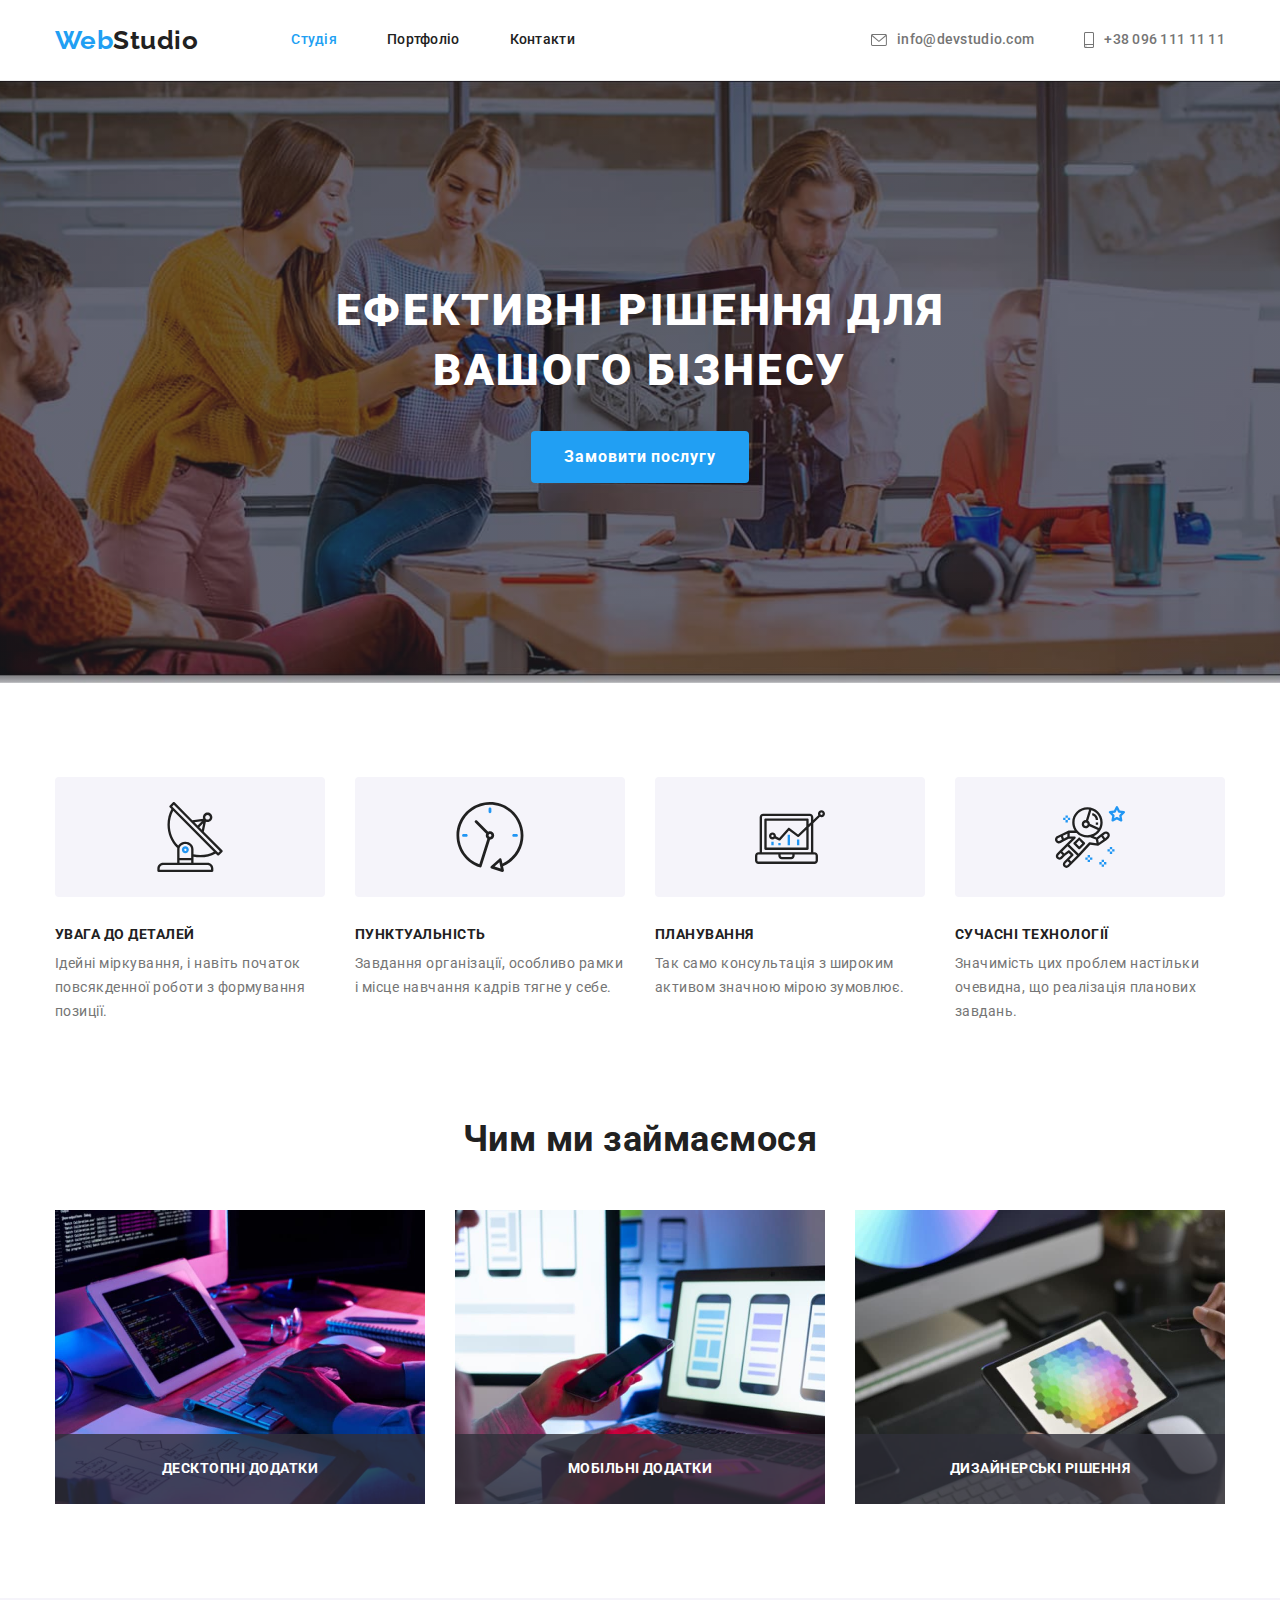
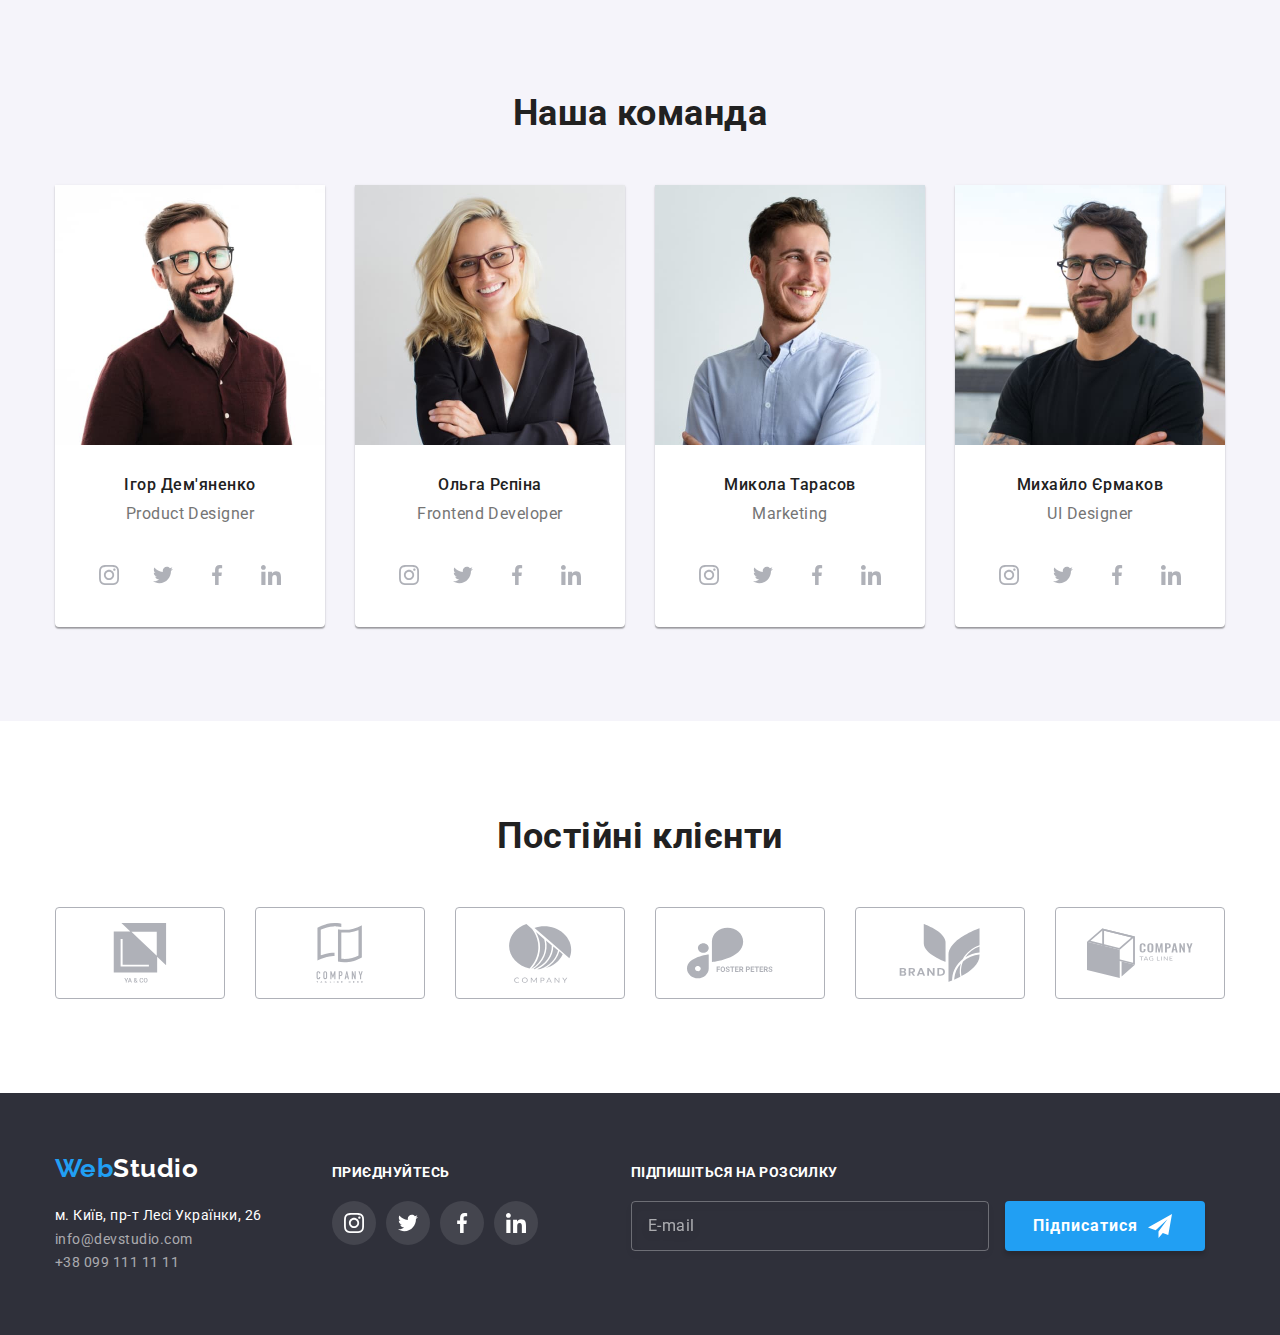
<file: index.html>
<!DOCTYPE html>
<html lang="uk">
  <head>
    <meta charset="UTF-8" />
    <meta http-equiv="X-UA-Compatible" content="IE=edge" />
    <meta name="viewport" content="width=device-width, initial-scale=1.0" />
    <title>Document</title>
    <link
      href="https://fonts.googleapis.com/css2?family=Raleway:wght@700&family=Roboto:wght@400;500;700;900&display=swap"
      rel="stylesheet"
    />
    <link
      rel="stylesheet"
      href="https://cdnjs.cloudflare.com/ajax/libs/modern-normalize/1.1.0/modern-normalize.min.css"
    />

    <link rel="stylesheet" href="./css/main.min.css" />
  </head>

  <body class="body">
    <header class="header">
      <div class="container main-nav">
        <nav class="navigation">
          <a href="./index.html" lang="en" class="logo"
            >Web<span class="logo-header">Studio</span></a
          >
          <ul class="site-nav list">
            <li class="item">
              <a href="./index.html" class="link current">Студія</a>
            </li>
            <li class="item">
              <a href="./portfolio.html" class="link">Портфоліо</a>
            </li>
            <li class="item"><a href="#" class="link">Контакти</a></li>
          </ul>
        </nav>
        <ul class="auth-nav list">
          <li class="mail-item item">
            <a class="link" href="mailto:info@devstudio.com">
              <svg class="mail-icon" width="16" height="12">
                <use href="./images/symbol-defs.svg#icon-envelope"></use>
              </svg>
              info@devstudio.com</a
            >
          </li>
          <li class="smartphone-item item">
            <a class="link" href="tel:+380961111111">
              <svg class="smartphone-icon" width="10" height="16">
                <use href="./images/symbol-defs.svg#icon-smartphone"></use>
              </svg>
              +38 096 111 11 11</a
            >
          </li>
        </ul>
      </div>
    </header>
    <main>
      <!--Секція герой-->

      <section class="hero section overlay">
        <h1 class="hero__title">Ефективні рішення для вашого бізнесу</h1>
        <button type="button" class="hero__button" data-modal-open>Замовити послугу</button>
      </section>
      

      <section class="benefits section">
        <div class="container">
          <h2 class="visually-hidden">Наші переваги</h2>
          <ul class="benefits__list list">
            <li class="benefits__item">
              <div class="benefits__background">
                <svg class="benefits__icon" height="70" width="70">
                  <use href="./images/symbol-defs.svg#icon-antenna"></use>
                </svg>
              </div>
              <h3 class="benefits__caption">Увага до деталей</h3>
              <p class="benefits__text">
                Ідейні міркування, і навіть початок повсякденної роботи з
                формування позиції.
              </p>
            </li>
            <li class="benefits__item">
              <div class="benefits__background">
                <svg class="benefits__icon" height="70" width="70">
                  <use href="./images/symbol-defs.svg#icon-clock"></use>
                </svg>
              </div>
              <h3 class="benefits__caption">Пунктуальність</h3>
              <p class="benefits__text">
                Завдання організації, особливо рамки і місце навчання кадрів
                тягне у себе.
              </p>
            </li>
            <li class="benefits__item">
              <div class="benefits__background">
                <svg class="benefits__icon" height="70" width="70">
                  <use href="./images/symbol-defs.svg#icon-diagram"></use>
                </svg>
              </div>
              <h3 class="benefits__caption">Планування</h3>
              <p class="benefits__text">
                Так само консультація з широким активом значною мірою зумовлює.
              </p>
            </li>

            <li class="benefits__item">
              <div class="benefits__background">
                <svg class="benefits__icon" height="70" width="70">
                  <use href="./images/symbol-defs.svg#icon-astronaut"></use>
                </svg>
              </div>
              <h3 class="benefits__caption">Сучасні технології</h3>
              <p class="benefits__text">
                Значимість цих проблем настільки очевидна, що реалізація
                планових завдань.
              </p>
            </li>
          </ul>
        </div>
      </section>

      <section class="feature section">
        <div class="container">
          <h2 class="feature-title">Чим ми займаємося</h2>

          <ul class="list">
            <li class="item">
              <div class="cover-text"><img
                src="./images/img1.jpg"
                alt="Працівник пише код на комп'ютері."
                width="370"
              />
              <p class="top-text">Десктопні додатки</p>
            </div>
            </li>
            <li class="item">
              <div class="cover-text"><img
                src="./images/img2.jpg"
                alt="Працівник займаться мобільним програмуванням."
                width="370"
              />
              <p class="top-text">Мобільні додатки</p></div>    
            </li>
            <li class="item">
              <div class="cover-text"><img
                src="./images/img3.jpg"
                alt="Працівник вибирає колір на палітрі кольорів."
                width="370"
              />
              <p class="top-text">Дизайнерські рішення</p></div>
            </li>
          </ul>
        </div>
      </section>

      <section class="team section">
        <div class="container">
          <h2 class="team-title">Наша команда</h2>
          <ul class="list">
            <li class="card">
              <img
                class="photo"
                src="./images/ihord.jpg"
                width="270"
                alt="Ігор Дем'яненко"
              />
              <h3 class="title">Ігор Дем'яненко</h3>
              <p lang="en" class="text">Product Designer</p>

              <ul class="social-link-list list">
                <li class="social-link-item">
                  <a class="social-link link" href="">
                    <svg class="social-link-icon" width="20" height="20">
                      <use href="./images/symbol-defs.svg#icon-instagram"></use>
                    </svg>
                  </a>
                </li>
                <li class="social-link-item">
                  <a class="social-link link" href="">
                    <svg class="social-link-icon" width="20" height="20">
                      <use href="./images/symbol-defs.svg#icon-twitter"></use>
                    </svg>
                  </a>
                </li>
                <li class="social-link-item">
                  <a class="social-link link" href="">
                    <svg class="social-link-icon" width="20" height="20">
                      <use href="./images/symbol-defs.svg#icon-facebook"></use>
                    </svg>
                  </a>
                </li>
                <li class="social-link-item">
                  <a class="social-link link" href="">
                    <svg class="social-link-icon" width="20" height="20">
                      <use href="./images/symbol-defs.svg#icon-linkedin"></use>
                    </svg>
                  </a>
                </li>
              </ul>
            </li>
            <li class="card">
              <img
                class="photo"
                src="./images/olharep.jpg"
                width="270"
                alt="Ольга Рєпіна"
              />
              <h3 class="title">Ольга Рєпіна</h3>
              <p lang="en" class="text">Frontend Developer</p>
              <ul class="social-link-list list">
                <li class="social-link-item">
                  <a class="social-link link" href="">
                    <svg class="social-link-icon" width="20" height="20">
                      <use href="./images/symbol-defs.svg#icon-instagram"></use>
                    </svg>
                  </a>
                </li>
                <li class="social-link-item">
                  <a class="social-link link" href="">
                    <svg class="social-link-icon" width="20" height="20">
                      <use href="./images/symbol-defs.svg#icon-twitter"></use>
                    </svg>
                  </a>
                </li>
                <li class="social-link-item">
                  <a class="social-link link" href="">
                    <svg class="social-link-icon" width="20" height="20">
                      <use href="./images/symbol-defs.svg#icon-facebook"></use>
                    </svg>
                  </a>
                </li>
                <li class="social-link-item">
                  <a class="social-link link" href="">
                    <svg class="social-link-icon" width="20" height="20">
                      <use href="./images/symbol-defs.svg#icon-linkedin"></use>
                    </svg>
                  </a>
                </li>
              </ul>
            </li>
            <li class="card">
              <img
                class="photo"
                src="./images/mykolatarasov.jpg"
                width="270"
                alt="Микола Тарасов"
              />
              <h3 class="title">Микола Тарасов</h3>
              <p lang="en" class="text">Marketing</p>
              <ul class="social-link-list list">
                <li class="social-link-item">
                  <a class="social-link link" href="">
                    <svg class="social-link-icon" width="20" height="20">
                      <use href="./images/symbol-defs.svg#icon-instagram"></use>
                    </svg>
                  </a>
                </li>
                <li class="social-link-item">
                  <a class="social-link link" href="">
                    <svg class="social-link-icon" width="20" height="20">
                      <use href="./images/symbol-defs.svg#icon-twitter"></use>
                    </svg>
                  </a>
                </li>
                <li class="social-link-item">
                  <a class="social-link link" href="">
                    <svg class="social-link-icon" width="20" height="20">
                      <use href="./images/symbol-defs.svg#icon-facebook"></use>
                    </svg>
                  </a>
                </li>
                <li class="social-link-item">
                  <a class="social-link link" href="">
                    <svg class="social-link-icon" width="20" height="20">
                      <use href="./images/symbol-defs.svg#icon-linkedin"></use>
                    </svg>
                  </a>
                </li>
              </ul>
            </li>
            <li class="card">
              <img
                class="photo"
                src="./images/myhailojerm.jpg"
                width="270"
                alt="Михайло Єрмаков"
              />
              <h3 class="title">Михайло Єрмаков</h3>
              <p lang="en" class="text">UI Designer</p>
              <ul class="social-link-list list">
                
                <li class="social-link-item">
                  <a class="social-link link" href="">
                    <svg class="social-link-icon" width="20" height="20">
                      <use href="./images/symbol-defs.svg#icon-instagram"></use>
                    </svg>
                  </a>
                </li>
                <li class="social-link-item">
                  <a class="social-link link" href="">
                    <svg class="social-link-icon" width="20" height="20">
                      <use href="./images/symbol-defs.svg#icon-twitter"></use>
                    </svg>
                  </a>
                </li>
                <li class="social-link-item">
                  <a class="social-link link" href="">
                    <svg class="social-link-icon" width="20" height="20">
                      <use href="./images/symbol-defs.svg#icon-facebook"></use>
                    </svg>
                  </a>
                </li>
                <li class="social-link-item">
                  <a class="social-link link" href="">
                    <svg class="social-link-icon" width="20" height="20">
                      <use href="./images/symbol-defs.svg#icon-linkedin"></use>
                    </svg>
                  </a>
                </li>
              </ul>
            </li>
          </ul>
        </div>
      </section>

      <section class="clients section">
        <div class="container">
          <h2 class="clients__title" lang="uk">Постійні клієнти</h2>
          <ul class="clients__list list">
            <li class="clients__item">
              <a
                class="clients__link"
                href=""
                target="_blank"
                rel="noopener noreferrer"
              >
                <svg class="clients__icon" width="106" height="60">
                  <use href="./images/symbol-defs.svg#icon-group"></use>
                </svg>
              </a>
            </li>
            <li class="clients__item">
              <a
                class="clients__link"
                href=""
                target="_blank"
                rel="noopener noreferrer"
              >
                <svg class="clients__icon" width="106" height="60">
                  <use href="./images/symbol-defs.svg#icon-group1"></use>
                </svg>
              </a>
            </li>
            <li class="clients__item">
              <a
                class="clients__link"
                href=""
                target="_blank"
                rel="noopener noreferrer"
              >
                <svg class="clients__icon" width="106" height="60">
                  <use href="./images/symbol-defs.svg#icon-group2"></use>
                </svg>
              </a>
            </li>
            <li class="clients__item">
              <a
                class="clients__link"
                href=""
                target="_blank"
                rel="noopener noreferrer"
              >
                <svg class="clients__icon" width="106" height="60">
                  <use href="./images/symbol-defs.svg#icon-group3"></use>
                </svg>
              </a>
            </li>
            <li class="clients__item">
              <a
                class="clients__link"
                href=""
                target="_blank"
                rel="noopener noreferrer"
              >
                <svg class="clients__icon" width="106" height="60">
                  <use href="./images/symbol-defs.svg#icon-group4"></use>
                </svg>
              </a>
            </li>
            <li class="clients__item">
              <a
                class="clients__link"
                href=""
                target="_blank"
                rel="noopener noreferrer"
              >
                <svg class="clients__icon" width="106" height="60">
                  <use href="./images/symbol-defs.svg#icon-group5"></use>
                </svg>
              </a>
            </li>
          </ul>
        </div>
      </section>
    </main>

    <footer class="footer">
      <div class="container footer-wrapper">
        <div class="footer-container">
          <h2 class="section-title" hidden>Наші контакти</h2>
          <a href="./index.html" lang="en" class="logo"
            >Web<span class="logo-footer">Studio</span></a
          >
          <address class="adress">
            <ul class="list">
              <li class="item">
                <a
                  class="street"
                  href="https://goo.gl/maps/CPtrU1FHBa2aNyZL9"
                  target="_blank"
                  rel="noopener noreferrer nofollow"
                  >м. Київ, пр-т Лесі Українки, 26</a
                >
              </li>
              <li class="item">
                <a
                  class="contacts"
                  href="mailto:info@example.com"
                  target="_blank"
                  rel="noopener noreferrer nofollow"
                  lang="en"
                  >info@devstudio.com</a
                >
              </li>
              <li class="item">
                <a
                  class="contacts"
                  href="tel:+380991111111"
                  target="_blank"
                  rel="noopener noreferrer nofollow"
                  >+38 099 111 11 11</a
                >
              </li>
            </ul>
          </address>
        </div>
        <div class="action">
          <p class="action-title">Приєднуйтесь</p>
          <ul class="action-list list">
            <li class="action-item">
              <a
                class="action-link"
                href=""
                target="_blank"
                rel="noopener noreferrer"
              >
                <svg class="action-icon" height="20" width="20">
                  <use href="./images/symbol-defs.svg#icon-instagram"></use>
                </svg>
              </a>
            </li>
            <li class="action-item">
              <a
                class="action-link"
                href=""
                target="_blank"
                rel="noopener noreferrer"
              >
                <svg class="action-icon" height="20" width="20">
                  <use href="./images/symbol-defs.svg#icon-twitter"></use>
                </svg>
              </a>
            </li>
            <li class="action-item">
              <a
                class="action-link"
                href=""
                target="_blank"
                rel="noopener noreferrer"
              >
                <svg class="action-icon" height="20" width="20">
                  <use href="./images/symbol-defs.svg#icon-facebook"></use>
                </svg>
              </a>
            </li>
            <li class="action-item">
              <a
                class="action-link"
                href=""
                target="_blank"
                rel="noopener noreferrer"
              >
                <svg class="action-icon" height="20" width="20">
                  <use href="./images/symbol-defs.svg#icon-linkedin"></use>
                </svg>
              </a>
            </li>
          </ul>
        </div>
        <div class="form-subscribe">
          <p class="footer-form-text">Підпишіться на розсилку</p>
          <form class="footer-form">
              <input type="email" class="footer-email-input" name="footer-email" placeholder="E-mail" required>
            <button type="submit" class="input-btn">Підписатися
              <svg class="footer-subscribe-icon" width="24" height="24">
                <use href="./images/symbol-defs.svg#icon-send"></use>
              </svg>
            </button>
          </form>
        </div>
      </div>
    </footer>

    <div class="backdrop is-hidden" data-modal>
      <div class="modal">
        <button type="button" class="modal-btn" data-modal-close>
          <svg class="modal-close-icon" width="18" height="18">
            <use href="./images/symbol-defs.svg#icon-close-black">
            </use>
          </svg>
        </button>
        <p class="modal-title">Залиште свої дані, ми вам передзвонимо</p>
        <form class="form">
          <label class="modal-label">
            <span class="input-wrap">
              <span class="modal-label-text">Ім'я</span>
            <input type="text" class="modal-input"name="user-name" required>
            <svg class="modal-input-icon" width="18" height="18">
              <use href="./images/symbol-defs.svg#icon-person-input"></use>
            </svg>
            </span>
            
          </label>
          <label class="modal-label">
            <span class="input-wrap">
              <span class="modal-label-text">Телефон</span>
            <input type="tel" class="modal-input"name="user-phone" required>
            <svg class="modal-input-icon" width="18" height="18">
              <use href="./images/symbol-defs.svg#icon-phone-input"></use>
            </svg>
            </span>
            
          </label>
          <label class="modal-label">
            <span class="input-wrap">
              <span class="modal-label-text">Пошта</span>
            <input type="email" class="modal-input"name="user-email" required>
            <svg class="modal-input-icon" width="18" height="18">
              <use href="./images/symbol-defs.svg#icon-email-input"></use>
            </svg>
            </span>
          </label>
          <label class="modal-label">
            <span class="modal-label-text">Коментар</span>
            <textarea name="user-text" placeholder="Введіть текст" class="modal-comment"></textarea>

            <input type="checkbox" class="input-check visually-hidden" name="policy" value="true" id="privacy">
            <label for="privacy" class="check-text">
              <span class="check-wrap">
                <svg class="check-icon" width="16" height="15">
                <use href="./images/symbol-defs.svg#icon-check"></use>
              </svg>
            </span>Погоджуюся з розсилкою та приймаю<span class="accent-check-text"> Умови договору </span></label>
          </label>

          <button type="submit" class="modal-submit-btn">Відправити</button>
        </form>
      </div>
    </div>
    <script src="./js/modal.js"></script>
  </body>
</html>
</file>
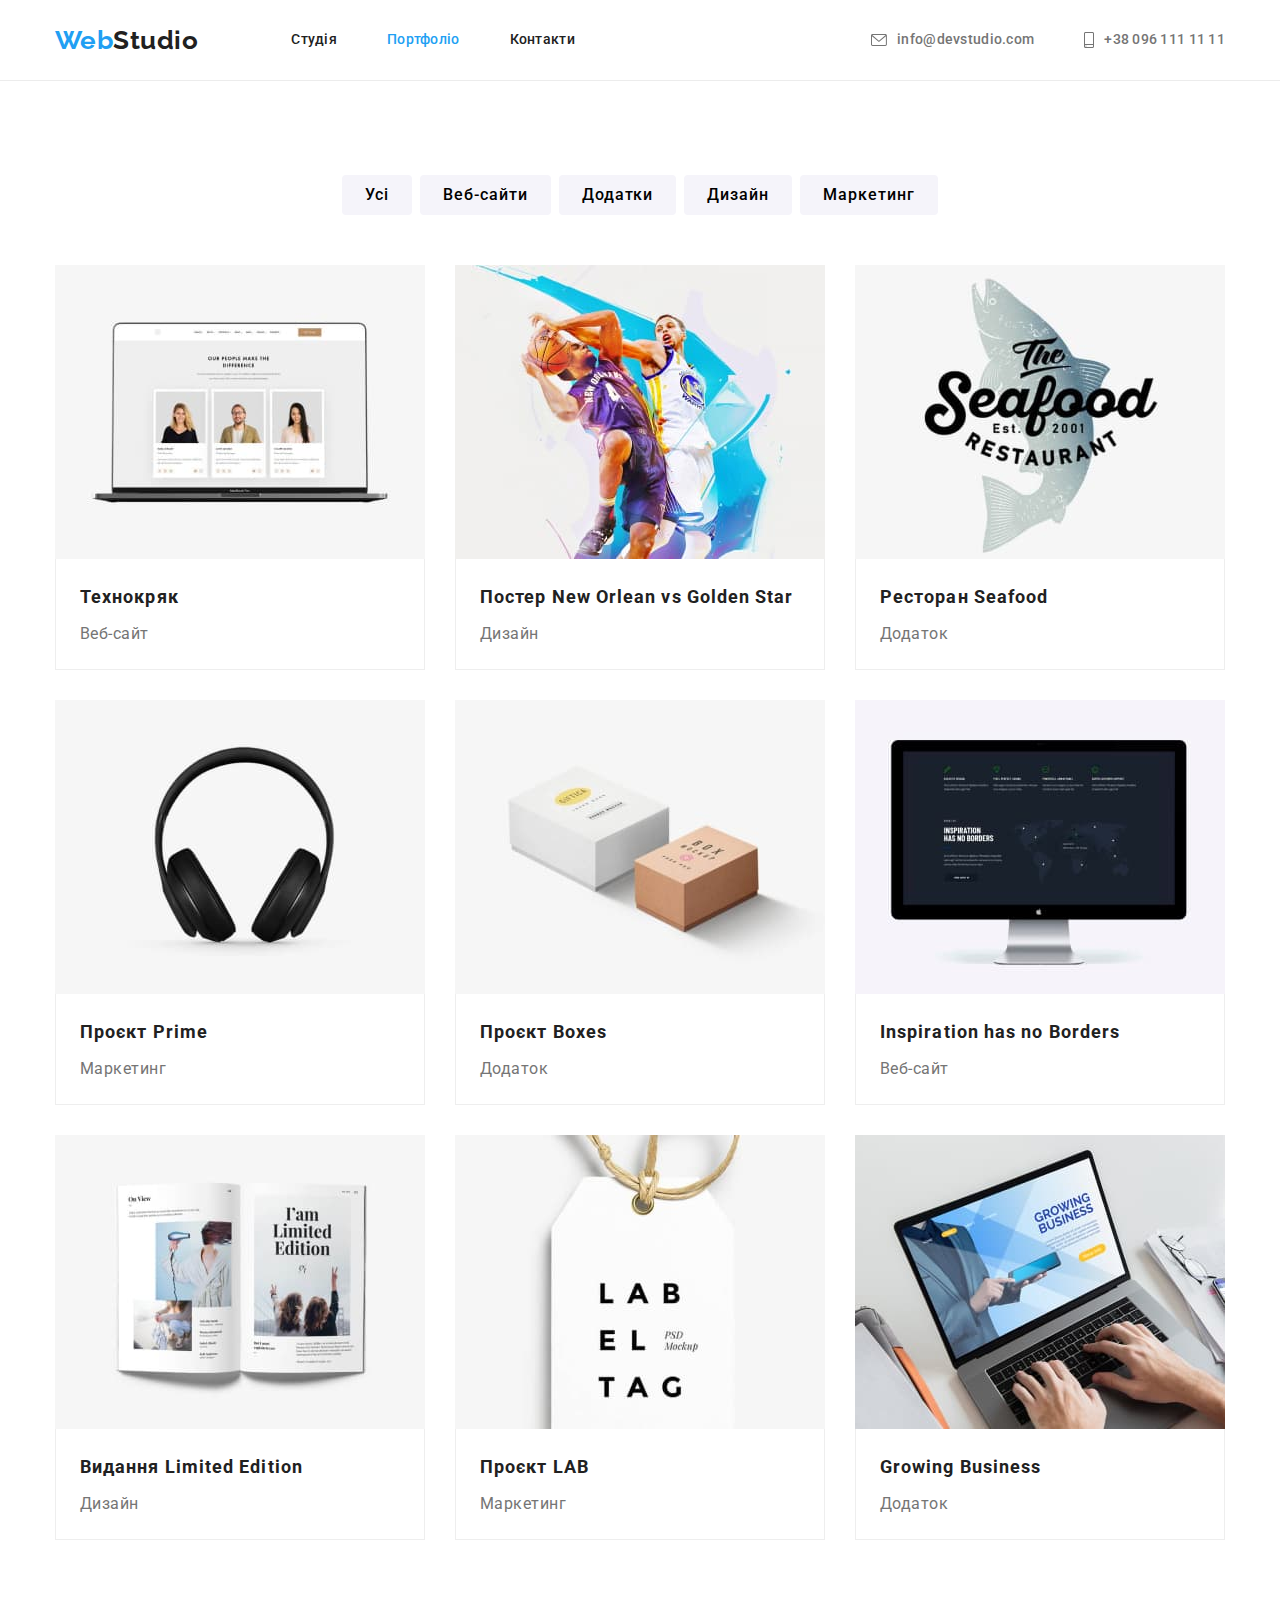
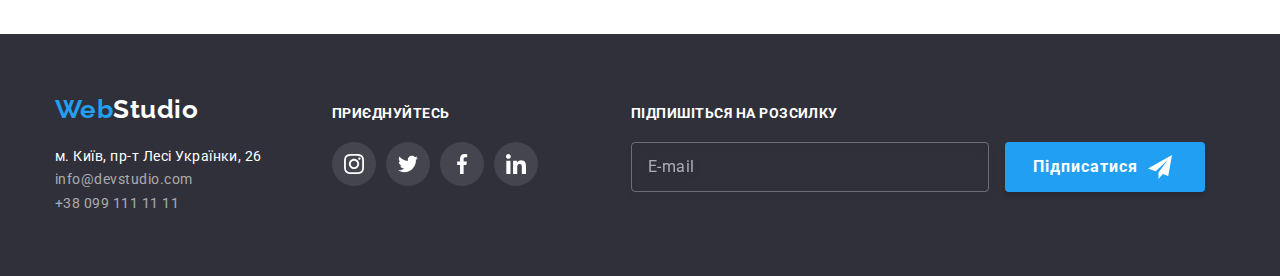
<file: portfolio.html>
<!DOCTYPE html>
<html lang="en">
  <head>
    <meta charset="UTF-8" />
    <meta http-equiv="X-UA-Compatible" content="IE=edge" />
    <meta name="viewport" content="width=device-width, initial-scale=1.0" />
    <title>Document</title>
    <link
      href="https://fonts.googleapis.com/css2?family=Raleway:wght@700&family=Roboto:wght@400;500;700;900&display=swap"
      rel="stylesheet"
    />
    <link
      rel="stylesheet"
      href="https://cdnjs.cloudflare.com/ajax/libs/modern-normalize/1.1.0/modern-normalize.min.css"
    />
    <link rel="stylesheet" href="./css/main.min.css" />
  </head>
  <body class="body">
    <header class="header">
      <div class="container main-nav">
        <nav class="navigation">
          <a href="./index.html" lang="en" class="logo"
            >Web<span class="logo-header">Studio</span></a
          >
          <ul class="site-nav list">
            <li class="item">
              <a href="./index.html" class="link">Студія</a>
            </li>
            <li class="item">
              <a href="./portfolio.html" class="link current">Портфоліо</a>
            </li>
            <li class="item"><a href="#" class="link">Контакти</a></li>
          </ul>
        </nav>
        <ul class="auth-nav list">
          <li class="mail-item item">
            <a class="link" href="mailto:info@devstudio.com">
              <svg class="mail-icon" width="16" height="12">
                <use href="./images/symbol-defs.svg#icon-envelope"></use>
              </svg>
              info@devstudio.com</a
            >
          </li>
          <li class="smartphone-item item">
            <a class="link" href="tel:+380961111111">
              <svg class="smartphone-icon" width="10" height="16">
                <use href="./images/symbol-defs.svg#icon-smartphone"></use>
              </svg>
              +38 096 111 11 11</a
            >
          </li>
        </ul>
      </div>
    </header>
    <main>
      <!-- Секція вибору фільтрів -->
      <section class="portfolio section">
        <div class="container">
          <h1 lang="en" class="visually-hidden">Portfolio</h1>
          <ul class="list button-list">
            <li class="item">
              <button type="button" class="button">Усі</button>
            </li>
            <li class="item">
              <button type="button" class="button">Веб-сайти</button>
            </li>
            <li class="item">
              <button type="button" class="button">Додатки</button>
            </li>
            <li class="item">
              <button type="button" class="button">Дизайн</button>
            </li>
            <li class="item">
              <button type="button" class="button">Маркетинг</button>
            </li>
          </ul>

          <ul class="list portfolio-list">
            <li class="portfolio-card">
              <a class="filters" href="#">
                <div class="overlay-text-wrap">
                  <img
                  src="./images-portfolio/img.jpg"
                  width="370"
                  alt="Три людини зображені на екрані монітора"
                />
                <p class="overlay-text">
                  Ресурс пропонує комплексні пропозиції з різним рівнем функціоналу та сервісів. Все це дозволить відвідувачу отримати вичерпні відомості про компанію чи приватну особу
                </p>
                </div>
                <div class="portfolio-border">
                  <h2 class="filters-title">Технокряк</h2>
                  <p class="filters-text">Веб-сайт</p>
                </div>
              </a>
            </li>
            <li class="portfolio-card">
              <a class="filters" href="#">
                <div class="overlay-text-wrap">
                  <img 
                  src="./images-portfolio/img1.jpg"
                  width="370"
                  alt="Два баскетболісти борються за мяч"
                />
                <p class="overlay-text">
                  Ресурс пропонує комплексні пропозиції з різним рівнем функціоналу та сервісів. Все це дозволить відвідувачу отримати вичерпні відомості про компанію чи приватну особу
                </p>
                </div>
                <div class="portfolio-border">
                  <h2 class="filters-title">
                    Постер <span lang="en">New Orlean vs Golden Star</span>
                  </h2>
                  <p class="filters-text">Дизайн</p>
                </div>
              </a>
            </li>
            <li class="portfolio-card">
              <a class="filters" href="#">
                <div class="overlay-text-wrap">
                  <img
                  src="./images-portfolio/img2.jpg"
                  width="370"
                  alt="Логотип ресторану у вигляді кита"
                />
                <p class="overlay-text">
                  Ресурс пропонує комплексні пропозиції з різним рівнем функціоналу та сервісів. Все це дозволить відвідувачу отримати вичерпні відомості про компанію чи приватну особу
                </p>
                </div>
                <div class="portfolio-border">
                  <h2 class="filters-title">
                    Ресторан <span lang="en">Seafood</span>
                  </h2>
                  <p class="filters-text">Додаток</p>
                </div>
              </a>
            </li>
            <li class="portfolio-card">
              <a class="filters" href="#">
                <div class="overlay-text-wrap">
                  <img
                  src="./images-portfolio/img3.jpg"
                  width="370"
                  alt="Навушники"
                />
                <p class="overlay-text">
                  Ресурс пропонує комплексні пропозиції з різним рівнем функціоналу та сервісів. Все це дозволить відвідувачу отримати вичерпні відомості про компанію чи приватну особу
                </p>
                </div>
                <div class="portfolio-border">
                  <h2 class="filters-title">
                    Проєкт <span lang="en">Prime</span>
                  </h2>
                  <p class="filters-text">Маркетинг</p>
                </div>
              </a>
            </li>
            <li class="portfolio-card">
              <a class="filters" href="#">
                <div class="overlay-text-wrap">
                  <img
                  src="./images-portfolio/img4.jpg"
                  width="370"
                  alt="Біла та коричнева коробки"
                />
                <p class="overlay-text">
                  Ресурс пропонує комплексні пропозиції з різним рівнем функціоналу та сервісів. Все це дозволить відвідувачу отримати вичерпні відомості про компанію чи приватну особу
                </p>
                </div>
                <div class="portfolio-border">
                  <h2 class="filters-title">
                    Проєкт <span lang="en">Boxes</span>
                  </h2>
                  <p class="filters-text">Додаток</p>
                </div>
              </a>
            </li>
            <li class="portfolio-card">
              <a class="filters" href="#">
                <div class="overlay-text-wrap">
                  <img
                  src="./images-portfolio/img5.jpg"
                  width="370"
                  alt="Монітор"
                />
                <p class="overlay-text">
                  Ресурс пропонує комплексні пропозиції з різним рівнем функціоналу та сервісів. Все це дозволить відвідувачу отримати вичерпні відомості про компанію чи приватну особу
                </p>
                </div>
                <div class="portfolio-border">
                  <h2 class="filters-title" lang="en">
                    Inspiration has no Borders
                  </h2>
                  <p class="filters-text">Веб-сайт</p>
                </div>
              </a>
            </li>
            <li class="portfolio-card">
              <a class="filters" href="#">
                <div class="overlay-text-wrap">
                  <img
                  src="./images-portfolio/img6.jpg"
                  width="370"
                  alt="Розгорнутий журнал"
                />
                <p class="overlay-text">
                  Ресурс пропонує комплексні пропозиції з різним рівнем функціоналу та сервісів. Все це дозволить відвідувачу отримати вичерпні відомості про компанію чи приватну особу
                </p>
                </div>
                <div class="portfolio-border">
                  <h2 class="filters-title">
                    Видання <span lang="en">Limited Edition</span>
                  </h2>
                  <p class="filters-text">Дизайн</p>
                </div>
              </a>
            </li>
            <li class="portfolio-card">
              <a class="filters" href="#">
                <div class="overlay-text-wrap">
                  <img
                  src="./images-portfolio/img7.jpg"
                  width="370"
                  alt="Етикетка"
                />
                <p class="overlay-text">
                  Ресурс пропонує комплексні пропозиції з різним рівнем функціоналу та сервісів. Все це дозволить відвідувачу отримати вичерпні відомості про компанію чи приватну особу
                </p>
                </div>
                <div class="portfolio-border">
                  <h2 class="filters-title">
                    Проєкт <span lang="en">LAB</span>
                  </h2>
                  <p class="filters-text">Маркетинг</p>
                </div>
              </a>
            </li>
            <li class="portfolio-card">
              <a class="filters" href="#">
                <div class="overlay-text-wrap">
                  <img
                  src="./images-portfolio/img8.jpg"
                  width="370"
                  alt="Людина працює за компютером"
                />
                <p class="overlay-text">
                  Ресурс пропонує комплексні пропозиції з різним рівнем функціоналу та сервісів. Все це дозволить відвідувачу отримати вичерпні відомості про компанію чи приватну особу
                </p>
                </div>
                <div class="portfolio-border">
                  <h2 class="filters-title" lang="en">Growing Business</h2>
                  <p class="filters-text">Додаток</p>
                </div>
              </a>
            </li>
          </ul>
        </div>
      </section>
    </main>

    <!-- Футер -->

    <footer class="footer">
      <div class="container footer-wrapper">
        <div class="footer-container">
          <h2 class="section-title" hidden>Наші контакти</h2>
          <a href="./index.html" lang="en" class="logo"
            >Web<span class="logo-footer">Studio</span></a
          >
          <address class="adress">
            <ul class="list">
              <li class="item">
                <a
                  class="street"
                  href="https://goo.gl/maps/CPtrU1FHBa2aNyZL9"
                  target="_blank"
                  rel="noopener noreferrer nofollow"
                  >м. Київ, пр-т Лесі Українки, 26</a
                >
              </li>
              <li class="item">
                <a
                  class="contacts"
                  href="mailto:info@example.com"
                  target="_blank"
                  rel="noopener noreferrer nofollow"
                  lang="en"
                  >info@devstudio.com</a
                >
              </li>
              <li class="item">
                <a
                  class="contacts"
                  href="tel:+380991111111"
                  target="_blank"
                  rel="noopener noreferrer nofollow"
                  >+38 099 111 11 11</a
                >
              </li>
            </ul>
          </address>
        </div>
        <div class="action">
          <p class="action-title">Приєднуйтесь</p>
          <ul class="action-list list">
            <li class="action-item item">
              <a
                class="action-link link"
                href=""
                target="_blank"
                rel="noopener noreferrer"
              >
                <svg class="action-icon" height="20" width="20">
                  <use href="./images/symbol-defs.svg#icon-instagram"></use>
                </svg>
              </a>
            </li>
            <li class="action-item item">
              <a
                class="action-link link"
                href=""
                target="_blank"
                rel="noopener noreferrer"
              >
                <svg class="action-icon" height="20" width="20">
                  <use href="./images/symbol-defs.svg#icon-twitter"></use>
                </svg>
              </a>
            </li>
            <li class="action-item item">
              <a
                class="action-link link"
                href=""
                target="_blank"
                rel="noopener noreferrer"
              >
                <svg class="action-icon" height="20" width="20">
                  <use href="./images/symbol-defs.svg#icon-facebook"></use>
                </svg>
              </a>
            </li>
            <li class="action-item item">
              <a
                class="action-link link"
                href=""
                target="_blank"
                rel="noopener noreferrer"
              >
                <svg class="action-icon" height="20" width="20">
                  <use href="./images/symbol-defs.svg#icon-linkedin"></use>
                </svg>
              </a>
            </li>
          </ul>
        </div>
        <div class="form-subscribe">
          <p class="footer-form-text">Підпишіться на розсилку</p>
          <form class="footer-form">
              <input type="email" class="footer-email-input" name="footer-email" placeholder="E-mail" required>
            <button type="submit" class="input-btn">Підписатися
              <svg class="footer-subscribe-icon" width="24" height="24">
                <use href="./images/symbol-defs.svg#icon-send"></use>
              </svg>
            </button>
          </form>
        </div>
      </div>
    </footer>
  </body>
</html>
</file>
<file: css/main.min.css>
:root{--primary-text-color: #212121;--title-text-color: #757575;--accent-color: #219ff3;--background-color: #ffffff;--footer-text-color: #2f303a;--hero-background-color: #2f303a;--hero-text-color: #ffffff;--logo-white-text-color: #ffffff;--contacts-text-color: rgba(255, 255, 255, 0.6);--team-background-color: #f5f4fa;--hover-hero-button: #188ce8;--outline-color: 2px solid tomato;--header-border-bottom: #ececec;--timing-function: 250ms cubic-bezier(0.4, 0, 0.2, 1)}h1,h2,h3,h4,p,ul,li{margin:0;padding:0}img{display:block}.list{list-style:none}.link{text-decoration:none}.body{font-family:"Roboto",sans-serif;background-color:var(--background-color);color:var(--primary-text-color);letter-spacing:.03em}html{box-sizing:border-box}.visually-hidden{position:absolute;white-space:nowrap;width:1px;height:1px;overflow:hidden;border:0;padding:0;clip:rect(0 0 0 0);-webkit-clip-path:inset(50%);clip-path:inset(50%);margin:-1px}.container{margin-left:auto;margin-right:auto;width:1200px;padding:0 15px}.backdrop{position:fixed;width:100%;height:100%;top:0;background-color:rgba(47,48,58,.4);transition:opacity 500ms linear,visibility 500ms linear}.modal-title{font-family:"Roboto";font-weight:700;font-size:20px;line-height:1.15;text-align:center;letter-spacing:.03em;margin-bottom:12px}.modal{position:absolute;width:528px;min-height:581px;background-color:#fff;border-radius:4px;top:50%;left:50%;transform:translate(-50%, -50%);transition:transform 500ms linear;padding:40px}.is-hidden{opacity:0;visibility:hidden;pointer-events:none}.input-wrap{position:relative}.modal-input{position:relative;width:448px;height:40px;border:1px solid rgba(33,33,33,.2);border-radius:4px;padding-left:42px;margin-top:4px;outline:rgba(0,0,0,0);cursor:pointer;transition:border-color var(--timing-function);justify-content:center;align-items:center}.modal-input:focus{border:1px solid var(--accent-color)}.modal-input-icon{position:absolute;top:50%;transform:translateY(-50%);left:12px}.modal-input:focus+.modal-input-icon{fill:var(--accent-color)}.modal-label-text{font-size:12px;line-height:1.16;letter-spacing:.01em;color:var(--title-text-color)}.modal-comment{width:448px;height:120px;border:1px solid rgba(33,33,33,.2);border-radius:4px;resize:none;padding:12px 16px;margin-top:4px;margin-bottom:20px;cursor:pointer;outline:rgba(0,0,0,0);transition:border-color var(--timing-function)}.modal-comment:focus{border:1px solid var(--accent-color)}.modal-comment::-moz-placeholder{font-size:12px;line-height:14px;letter-spacing:.01em;color:rgba(117,117,117,.5)}.modal-comment:-ms-input-placeholder{font-size:12px;line-height:14px;letter-spacing:.01em;color:rgba(117,117,117,.5)}.modal-comment::placeholder{font-size:12px;line-height:14px;letter-spacing:.01em;color:rgba(117,117,117,.5)}.check-text{font-size:14px;line-height:1.71;color:var(--title-text-color);display:flex;align-items:center;margin-bottom:30px;justify-content:center}.check-text .check-wrap{width:16px;height:15px;border:2px solid #212121;border-radius:2px;margin-right:8.38px;display:flex;text-align:center;justify-content:center;fill:rgba(0,0,0,0)}.input-check:checked+.check-text .check-wrap{background-color:var(--accent-color);border-color:rgba(0,0,0,0);fill:#fff}.input-check:focus+.check-text .check-wrap{border-color:var(--accent-color)}.accent-check-text{color:var(--accent-color);-webkit-text-decoration-line:underline;text-decoration-line:underline}.modal-btn{width:30px;height:30px;border:1px solid rgba(0,0,0,.1);border-radius:50%;background-color:var(--background-color);position:absolute;top:8px;right:8px;display:flex;align-items:center;justify-content:center;padding:0;cursor:pointer}.modal-close-icon:hover,.modal-close-icon:focus{fill:var(--accent-color)}.modal-submit-btn{min-width:200px;height:50px;font-weight:700;font-size:16px;line-height:1.88;letter-spacing:.06em;background-color:var(--accent-color);border:rgba(0,0,0,0);box-shadow:0px 4px 4px rgba(0,0,0,.15);border-radius:4px;color:var(--hero-text-color);cursor:pointer;padding:10px 52px;margin:0 auto;display:block}.section{padding-top:94px;padding-bottom:94px}.logo{color:var(--accent-color);font-family:"Raleway",sans-serif;font-weight:700;font-size:26px;line-height:1.19;text-decoration:none}.main-nav{display:flex;align-items:center}.navigation{display:flex;align-items:center}.site-nav{display:flex;margin-left:93px}.site-nav .item:not(:last-child){margin-right:50px}.site-nav .link:hover,.site-nav .link:focus{color:var(--accent-color)}.site-nav .link{display:block;padding:32px 0 32px 0;color:var(--primary-text-color);font-weight:500;font-size:14px;line-height:1.14;letter-spacing:.02em;text-decoration:none;transition:var(--timing-function)}.site-nav .link.current{position:relative;color:var(--accent)}.link.current::after{content:"";position:absolute;bottom:0;right:0;width:100%;height:4px;background-color:var(--accent-color);border-radius:2px;transform:scaleX(0);transition:transform var(--timing-function)}.link.current:hover::after,.link.current:focus::after{transform:scaleX(1)}.auth-nav{display:flex;margin-left:auto}.auth-nav .item:not(:last-child){margin-right:50px}.auth-nav .link:hover,.auth-nav .link:focus{color:var(--accent-color)}.mail-icon{fill:currentColor;margin-right:10px}.smartphone-icon{fill:currentColor;margin-right:10px}.site-nav .link.current{color:var(--accent-color)}.header{border-bottom:1px solid var(--header-border-bottom)}.auth-nav .link{display:flex;align-items:center;color:var(--title-text-color);font-weight:500;font-size:14px;line-height:1.14;letter-spacing:.02em;text-decoration:none;transition:var(--timing-function)}.logo-header{color:var(--primary-text-color)}.hero{padding:200px 0 200px 0;background-color:var(--hero-background-color);text-align:center}.overlay{max-width:1600px;margin-left:auto;margin-right:auto;background-image:linear-gradient(to right, rgba(47, 48, 58, 0.4), rgba(47, 48, 58, 0.4)),url(../images/Img\ hero\ .jpg);background-repeat:no-repeat;background-position:center;background-size:cover}.hero__title{margin:0 auto;margin-bottom:30px;max-width:696px;color:var(--hero-text-color);font-weight:900;font-size:44px;line-height:1.36;letter-spacing:.06em;text-transform:uppercase}.hero__button{display:inline-block;min-width:216px;border:1px solid rgba(0,0,0,0);border-color:rgba(0,0,0,0);border-radius:4px;padding:10px 32px;text-align:center;font-family:inherit;background-color:var(--accent-color);color:var(--hero-text-color);font-weight:700;font-size:16px;line-height:1.87;letter-spacing:.06em;cursor:pointer;text-decoration:none;transition:var(--timing-function)}.hero__button:hover,.hero__button:focus{background-color:var(--hover-hero-button)}.benefits__list{display:flex;flex-wrap:wrap;margin-right:-30px}.benefits__background{display:flex;height:120px;width:270px;background-size:contain;background-color:#f5f4fa;border-radius:4px;margin-bottom:30px;align-items:center;justify-content:center}.benefits__item{flex-basis:calc(25% - 30px);margin-right:30px}.benefits__item:last-child{margin-right:0}.benefits__caption{margin-bottom:10px;font-weight:700;font-size:14px;line-height:1.14;text-transform:uppercase}.benefits__text{font-size:14px;line-height:1.71;color:var(--title-text-color)}.feature.section{padding-top:0}.feature .list{display:flex}.feature .item{max-width:370px;margin-right:30px}.feature .item:last-child{margin-right:0}.feature-title,.team-title{margin-bottom:50px;text-align:center;color:var(--primary-text-color);font-weight:700;font-size:36px;line-height:1.17}.cover-text{position:relative;overflow:hidden}.top-text{position:absolute;width:370px;min-height:70px;background-color:rgba(47,48,58,.8);color:#fff;font-weight:700;font-size:14px;line-height:1.14;text-align:center;text-transform:uppercase;padding:27px 0;transform:translateY(-100%)}.team{background-color:var(--team-background-color);text-align:center}.team .list{display:flex}.team .card{background-color:var(--team-background-color)}.team .card:not(:last-child){margin-right:30px}.team .card{background-color:var(--background-color);box-shadow:0px 1px 3px rgba(0,0,0,.12),0px 1px 1px rgba(0,0,0,.14),0px 2px 1px rgba(0,0,0,.2);border-radius:0px 0px 4px 4px}.card .photo{margin-bottom:30px}.card .text{padding-bottom:30px}.card.title{margin-bottom:10px}.title{font-weight:500;font-size:16px;line-height:1.19;margin-bottom:10px}.text{color:var(--title-text-color);font-size:16px;line-height:1.19}.social-link-list{display:flex;gap:10px;justify-content:center;padding-bottom:30px}.social-link-item{width:44px;height:44px}.social-link{display:flex;justify-content:center;align-items:center;width:100%;height:100%;border-radius:50%;color:#afb1b8;transition:var(--timing-function)}.social-link:hover,.social-link:focus{background-color:var(--accent-color);color:var(--background-color)}.social-link-icon{fill:currentColor}.clients__title{font-weight:700;font-size:36px;line-height:1.17;text-align:center;margin-bottom:50px}.clients__list{display:flex;justify-content:center;gap:30px}.clients__link{display:flex;justify-content:center;width:170px;height:92px;align-items:center;border:1px solid #afb1b8;border-radius:4px;cursor:pointer;transition:var(--timing-function)}.clients__link:hover,.clients__link:focus{border-color:var(--accent-color)}.clients__icon{fill:#afb1b8;transition:var(--timing-function)}.clients__link:hover .clients__icon,.clients__link:focus .clients__icon{fill:var(--accent-color)}.footer-wrapper{display:flex;align-items:baseline}.footer{background-color:var(--footer-text-color);padding-top:60px;padding-bottom:60px}.footer.item:not(:last-child){margin-bottom:9px}.footer .logo{padding-bottom:0;padding-top:0;display:inline-block;margin-bottom:20px;margin-right:0}.adress .street{font-style:normal;font-size:14px;line-height:1.71;color:var(--background-color);text-decoration:none}.street{transition:var(--timing-function)}.street:hover,.street:focus{color:var(--accent-color)}.contacts{transition:var(--timing-function)}.contacts:hover,.contacts:focus{color:var(--accent-color)}.adress .contacts{font-style:normal;font-size:14px;line-height:1.71;color:var(--contacts-text-color);text-decoration:none}.action{width:206px;margin-left:70px}.action-title{font-weight:700;font-size:14px;line-height:1.14;text-transform:uppercase;color:var(--logo-white-text-color);margin-bottom:20px}.action-list{display:flex;gap:10px}.action-link{display:flex;justify-content:center;align-items:center;margin-bottom:0;width:44px;height:44px;background-color:rgba(255,255,255,.1);border-radius:50%;cursor:pointer;transition:var(--timing-function)}.action-link-link:hover,.action-link-link:focus{background-color:var(--accent-color)}.action-icon{fill:var(--background-color)}.form-subscribe{margin-left:93px}.footer-form{margin-top:20px}.footer-form-text{font-weight:700;font-size:14px;line-height:1.14;text-transform:uppercase;color:var(--hero-text-color)}.footer-email-input{width:358px;height:50px;background-color:rgba(0,0,0,0);color:#fff;padding-left:16px;border:1px solid rgba(255,255,255,.3);filter:drop-shadow(0px 4px 4px rgba(0, 0, 0, 0.15));border-radius:4px;outline:rgba(0,0,0,0);cursor:pointer;transition:border-color var(--timing-function)}.footer-email-input:focus,.footer-email-input:hover{border:1px solid var(--accent-color)}.footer-email-input::-moz-placeholder{font-size:16px;line-height:1.25;align-items:center;letter-spacing:.03em;color:rgba(255,255,255,.6)}.footer-email-input:-ms-input-placeholder{font-size:16px;line-height:1.25;align-items:center;letter-spacing:.03em;color:rgba(255,255,255,.6)}.footer-email-input::placeholder{font-size:16px;line-height:1.25;align-items:center;letter-spacing:.03em;color:rgba(255,255,255,.6)}.input-btn{min-width:200px;height:50px;padding:10px 28px;margin-left:12px;font-weight:700;font-size:16px;line-height:1.88;display:inline-flex;align-items:center;text-align:center;letter-spacing:.06em;color:#fff;background-color:var(--accent-color);box-shadow:0px 4px 4px rgba(0,0,0,.15);border-radius:4px;border:none;cursor:pointer;transition:background-color var(--timing-function)}.input-btn:hover,.input-btn:focus{background-color:#188ce8}.footer-subscribe-icon{margin-left:10px;fill:#fff}.logo-footer{color:var(--logo-white-text-color)}.button{display:inline-block;border:1px solid rgba(0,0,0,0);border-color:rgba(0,0,0,0);border-radius:4px;text-align:center;padding:6px 22px;font-family:inherit;background-color:var(--team-background-color);font-size:16px;line-height:1.62;font-weight:500;letter-spacing:.06em;cursor:pointer;transition:var(--timing-function)}.button:hover,.button:focus{background-color:var(--accent-color);color:var(--background-color)}.portfolio .section{background-color:var(--background-color)}.button-list{display:flex;justify-content:center;margin-bottom:50px}.button-list .item:not(:last-child){margin-right:8px}.filters-title{font-weight:700;font-size:18px;line-height:2;letter-spacing:.06em;margin-bottom:4px}.filters-text{font-size:16px;line-height:1.87;color:var(--title-text-color)}.portfolio-list{display:flex;flex-wrap:wrap;gap:30px}.portfolio-border{border:1px solid #eee;border-top:none;padding:20px 24px}.filters{display:block;text-decoration:none;color:var(--primary-text-color);transition:var(--timing-function)}.filters:hover,.filters:focus{box-shadow:0px 1px 1px rgba(0,0,0,.12),0px 4px 4px rgba(0,0,0,.06),1px 4px 6px rgba(0,0,0,.16)}.overlay-text-wrap{position:relative;overflow:hidden}.overlay-text{position:absolute;top:0;left:0;height:100%;font-size:18px;line-height:1.56;color:var(--background-color);background-color:rgba(33,150,243,.9);padding:63px 24px;transform:translateY(100%);transition:transform 250ms cubic-bezier(0.4, 0, 0.2, 1);overflow:auto}.portfolio-card:hover .overlay-text{transform:translateY(0)}/*# sourceMappingURL=main.min.css.map */
</file>
